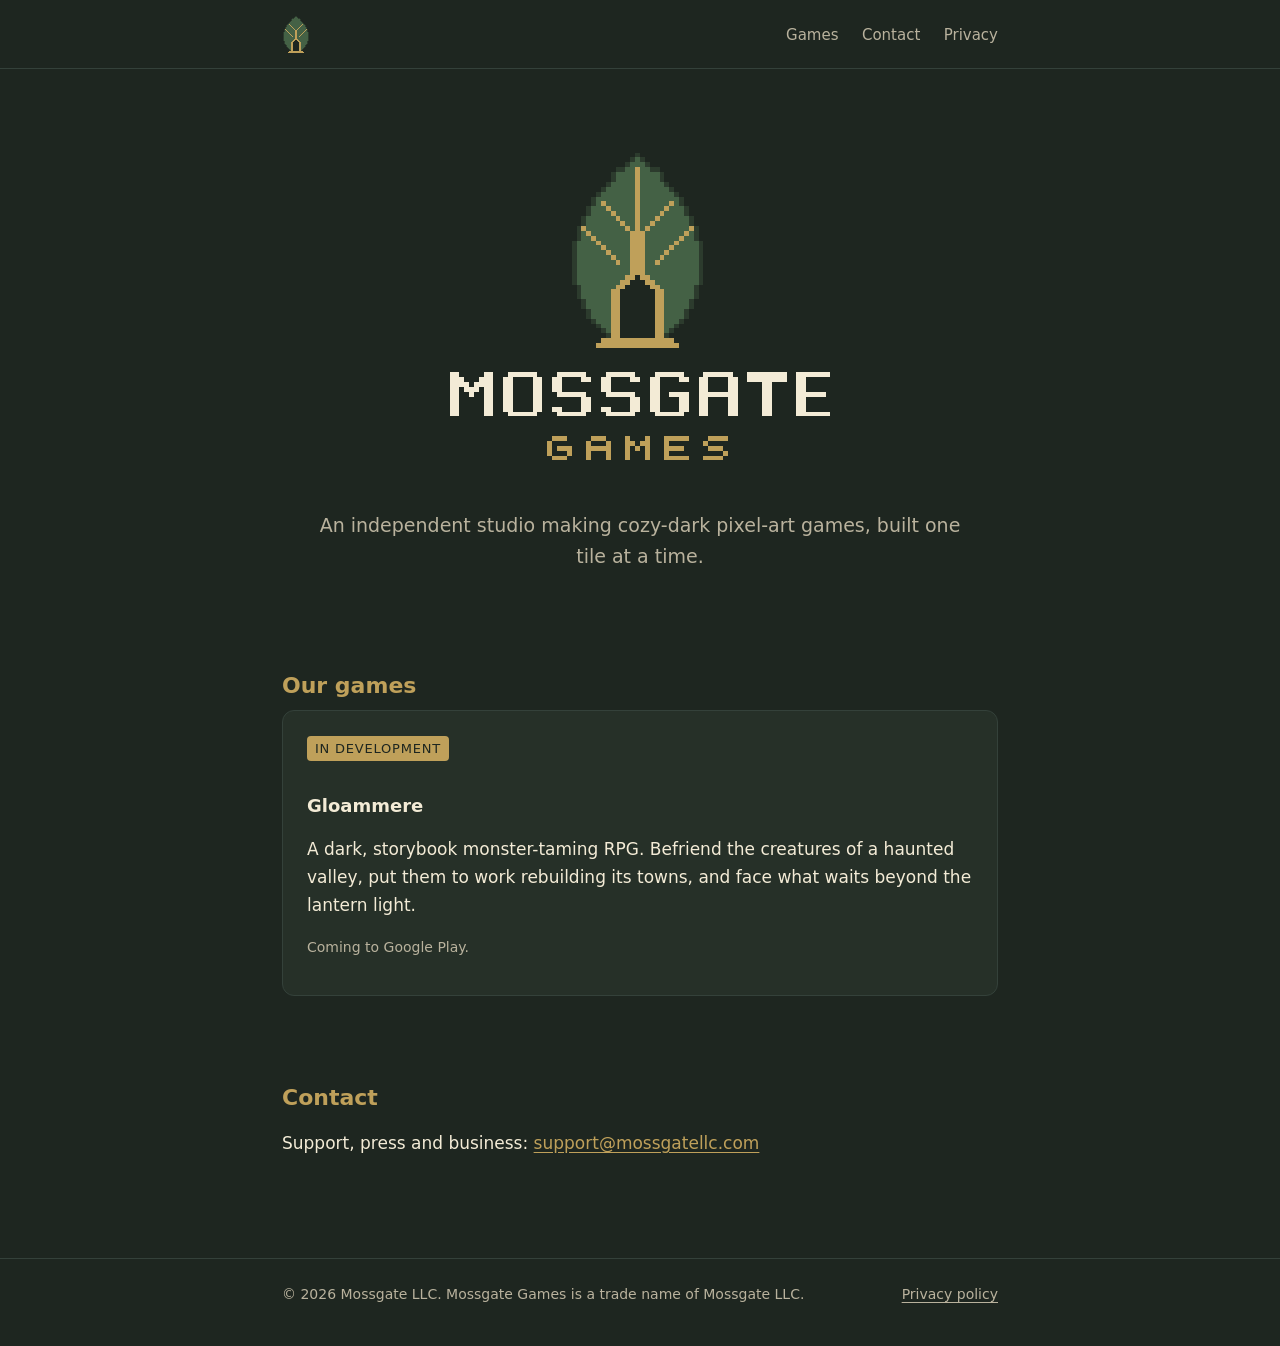
<file: index.html>
<!DOCTYPE html>
<html lang="en">
<head>
  <meta charset="utf-8">
  <meta name="viewport" content="width=device-width, initial-scale=1">
  <title>Mossgate Games</title>
  <meta name="description" content="Mossgate Games is an independent studio making cozy-dark pixel-art games. Our first game, Gloammere, is a monster-taming RPG coming to Google Play.">
  <meta property="og:title" content="Mossgate Games">
  <meta property="og:description" content="Independent studio making cozy-dark pixel-art games. Gloammere is coming to Google Play.">
  <meta property="og:image" content="https://mossgatellc.com/assets/icon-512.png">
  <meta property="og:url" content="https://mossgatellc.com/">
  <meta name="theme-color" content="#1E2620">
  <link rel="icon" type="image/png" href="/favicon.png">
  <link rel="apple-touch-icon" href="/assets/apple-touch-icon.png">
  <link rel="stylesheet" href="/assets/site.css">
</head>
<body>
  <header class="site">
    <div class="wrap">
      <a class="brand" href="/" aria-label="Mossgate Games home"><img class="pixel" src="/assets/mark.svg" alt="Mossgate Games"></a>
      <nav>
        <a href="/#games">Games</a>
        <a href="/#contact">Contact</a>
        <a href="/privacy.html">Privacy</a>
      </nav>
    </div>
  </header>

  <main class="wrap">
    <div class="hero">
      <img class="pixel" src="/assets/logo-stacked.svg" alt="Mossgate Games logo: a leaf with an arched doorway">
      <p>An independent studio making cozy-dark pixel-art games, built one tile at a time.</p>
    </div>

    <section id="games">
      <h2>Our games</h2>
      <div class="card">
        <span class="tag">In development</span>
        <h3>Gloammere</h3>
        <p>A dark, storybook monster-taming RPG. Befriend the creatures of a haunted valley, put them to work rebuilding its towns, and face what waits beyond the lantern light.</p>
        <p class="muted small">Coming to Google Play.</p>
      </div>
    </section>

    <section id="contact">
      <h2>Contact</h2>
      <p>Support, press and business: <a href="mailto:support@mossgatellc.com">support@mossgatellc.com</a></p>
    </section>
  </main>

  <footer class="site">
    <div class="wrap">
      <span>&copy; <span id="y">2026</span> Mossgate LLC. Mossgate Games is a trade name of Mossgate LLC.</span>
      <span><a href="/privacy.html">Privacy policy</a></span>
    </div>
  </footer>
  <script>document.getElementById('y').textContent = new Date().getFullYear();</script>
</body>
</html>
</file>
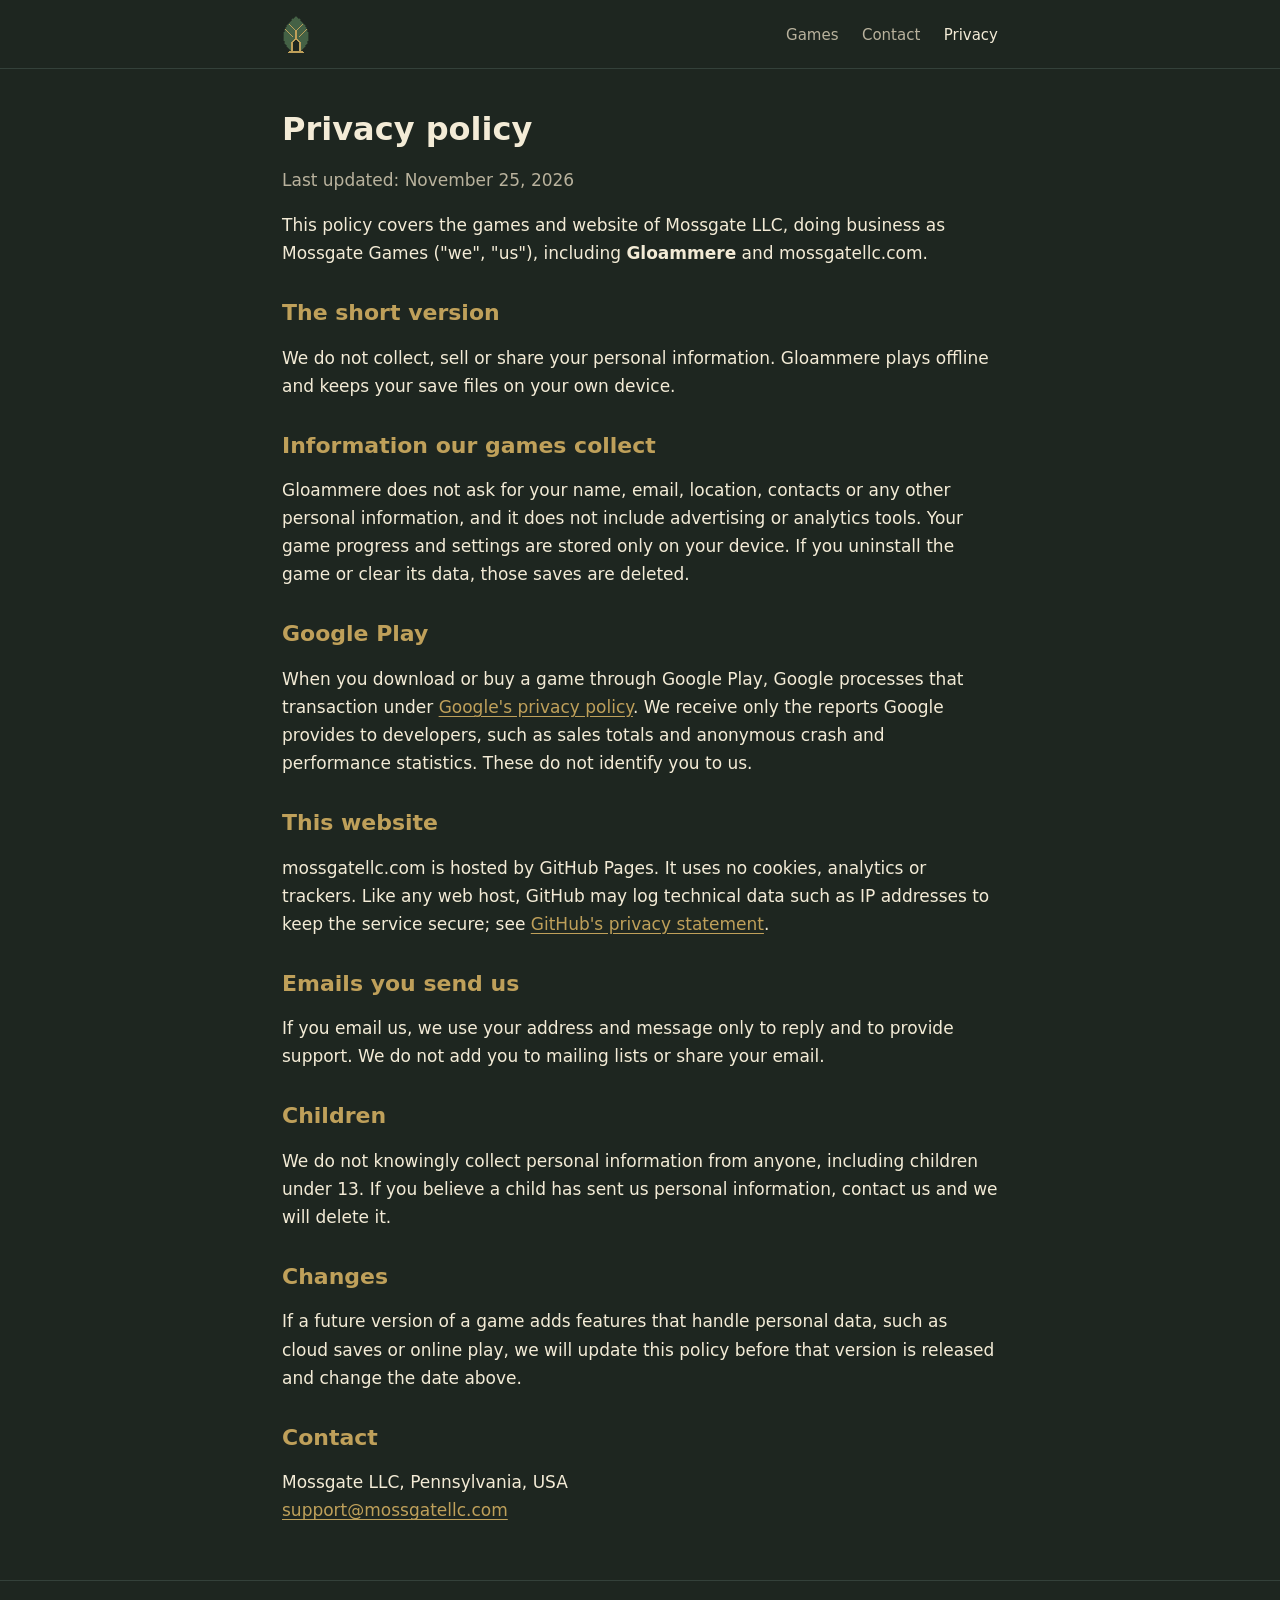
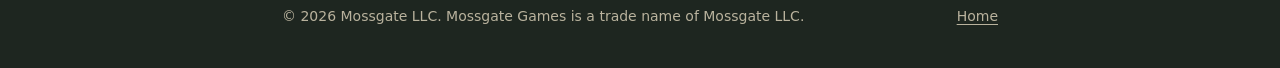
<file: privacy.html>
<!DOCTYPE html>
<html lang="en">
<head>
  <meta charset="utf-8">
  <meta name="viewport" content="width=device-width, initial-scale=1">
  <title>Privacy policy | Mossgate Games</title>
  <meta name="description" content="Privacy policy for Mossgate Games and Gloammere.">
  <meta name="theme-color" content="#1E2620">
  <link rel="icon" type="image/png" href="/favicon.png">
  <link rel="stylesheet" href="/assets/site.css">
</head>
<body>
  <header class="site">
    <div class="wrap">
      <a class="brand" href="/" aria-label="Mossgate Games home"><img class="pixel" src="/assets/mark.svg" alt="Mossgate Games"></a>
      <nav>
        <a href="/#games">Games</a>
        <a href="/#contact">Contact</a>
        <a href="/privacy.html" aria-current="page">Privacy</a>
      </nav>
    </div>
  </header>

  <main class="wrap">
    <h1>Privacy policy</h1>
    <p class="muted">Last updated: November 25, 2026</p>

    <p>This policy covers the games and website of Mossgate LLC, doing business as Mossgate Games ("we", "us"), including <strong>Gloammere</strong> and mossgatellc.com.</p>

    <h2>The short version</h2>
    <p>We do not collect, sell or share your personal information. Gloammere plays offline and keeps your save files on your own device.</p>

    <h2>Information our games collect</h2>
    <p>Gloammere does not ask for your name, email, location, contacts or any other personal information, and it does not include advertising or analytics tools. Your game progress and settings are stored only on your device. If you uninstall the game or clear its data, those saves are deleted.</p>

    <h2>Google Play</h2>
    <p>When you download or buy a game through Google Play, Google processes that transaction under <a href="https://policies.google.com/privacy" rel="noopener">Google's privacy policy</a>. We receive only the reports Google provides to developers, such as sales totals and anonymous crash and performance statistics. These do not identify you to us.</p>

    <h2>This website</h2>
    <p>mossgatellc.com is hosted by GitHub Pages. It uses no cookies, analytics or trackers. Like any web host, GitHub may log technical data such as IP addresses to keep the service secure; see <a href="https://docs.github.com/en/site-policy/privacy-policies/github-general-privacy-statement" rel="noopener">GitHub's privacy statement</a>.</p>

    <h2>Emails you send us</h2>
    <p>If you email us, we use your address and message only to reply and to provide support. We do not add you to mailing lists or share your email.</p>

    <h2>Children</h2>
    <p>We do not knowingly collect personal information from anyone, including children under 13. If you believe a child has sent us personal information, contact us and we will delete it.</p>

    <h2>Changes</h2>
    <p>If a future version of a game adds features that handle personal data, such as cloud saves or online play, we will update this policy before that version is released and change the date above.</p>

    <h2>Contact</h2>
    <p>Mossgate LLC, Pennsylvania, USA<br>
    <a href="mailto:support@mossgatellc.com">support@mossgatellc.com</a></p>
  </main>

  <footer class="site">
    <div class="wrap">
      <span>&copy; 2026 Mossgate LLC. Mossgate Games is a trade name of Mossgate LLC.</span>
      <span><a href="/">Home</a></span>
    </div>
  </footer>
</body>
</html>
</file>
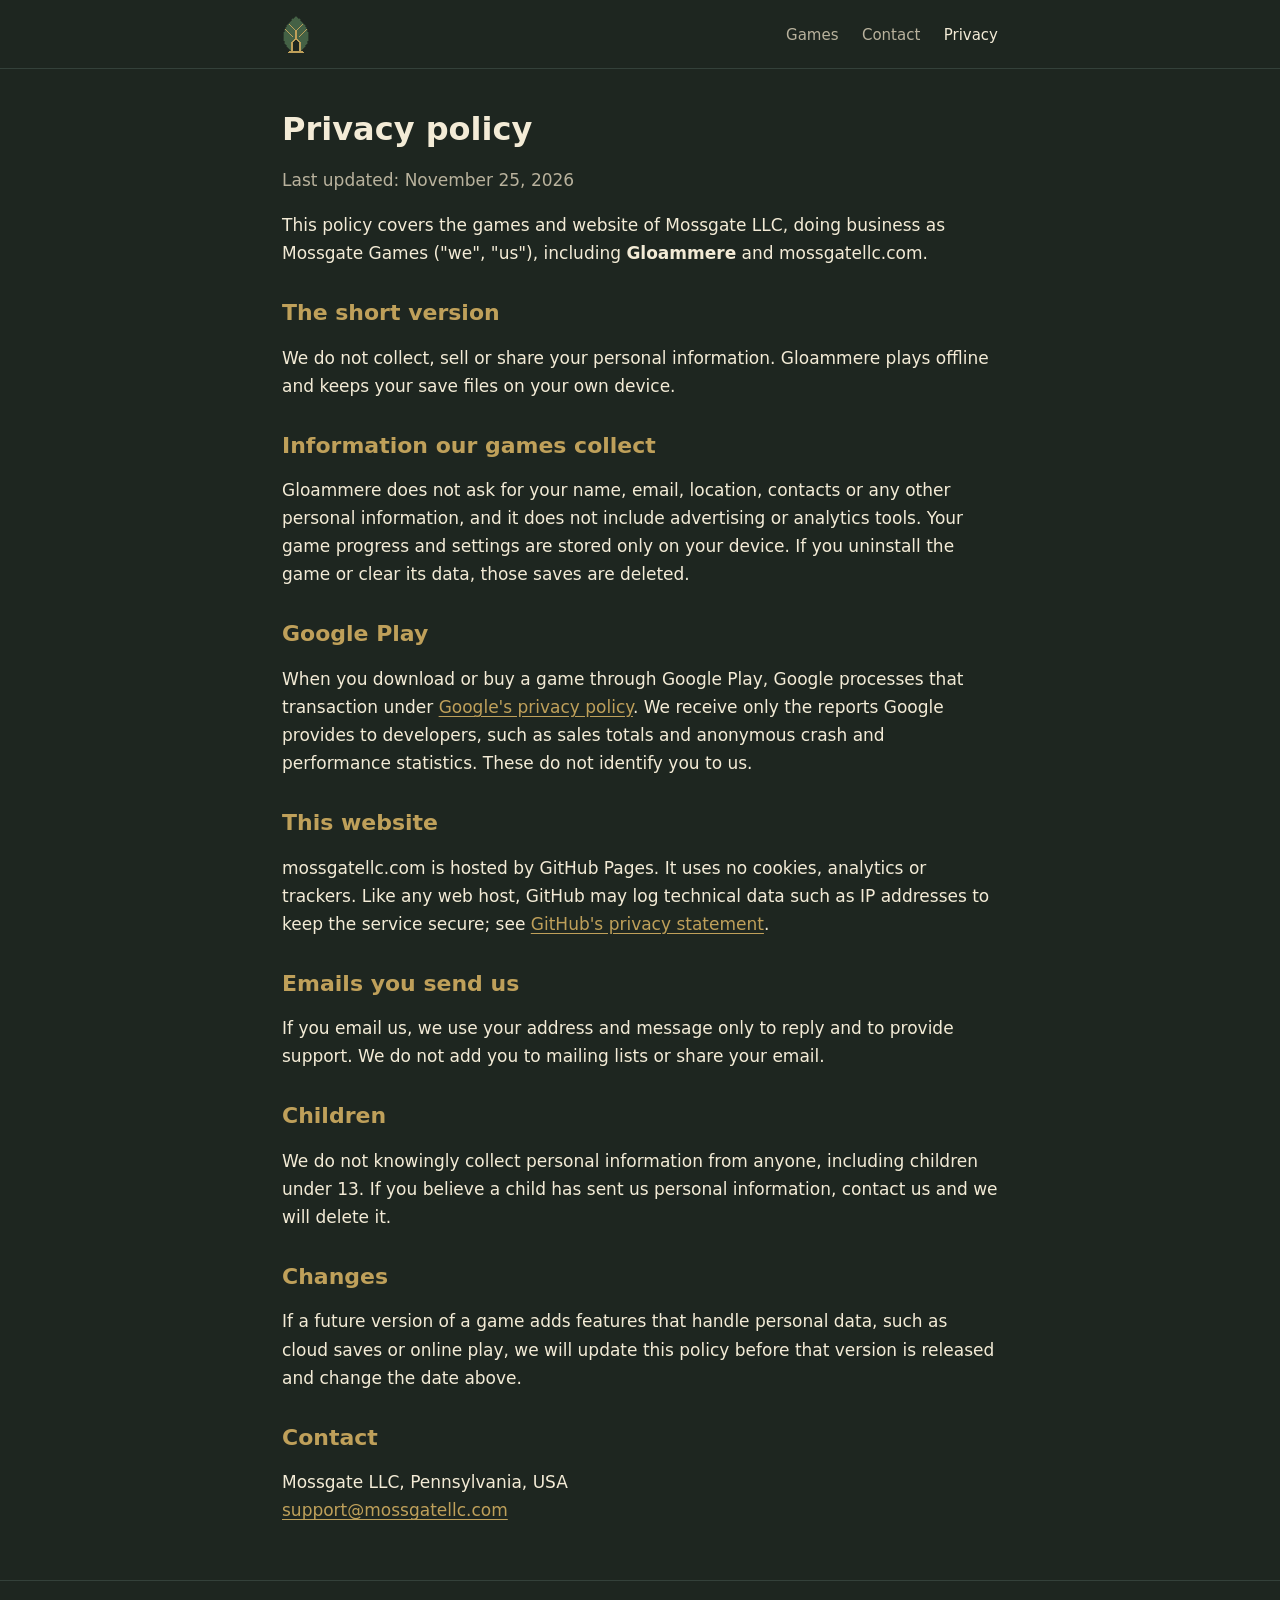
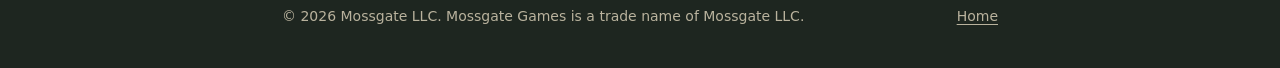
<file: docs/privacy.html>
<!DOCTYPE html>
<html lang="en">
<head>
  <meta charset="utf-8">
  <meta name="viewport" content="width=device-width, initial-scale=1">
  <title>Privacy policy | Mossgate Games</title>
  <meta name="description" content="Privacy policy for Mossgate Games and Gloammere.">
  <meta name="theme-color" content="#1E2620">
  <link rel="icon" type="image/png" href="/favicon.png">
  <link rel="stylesheet" href="/assets/site.css">
</head>
<body>
  <header class="site">
    <div class="wrap">
      <a class="brand" href="/" aria-label="Mossgate Games home"><img class="pixel" src="/assets/mark.svg" alt="Mossgate Games"></a>
      <nav>
        <a href="/games.html">Games</a>
        <a href="/#contact">Contact</a>
        <a href="/privacy.html" aria-current="page">Privacy</a>
      </nav>
    </div>
  </header>

  <main class="wrap">
    <h1>Privacy policy</h1>
    <p class="muted">Last updated: November 25, 2026</p>

    <p>This policy covers the games and website of Mossgate LLC, doing business as Mossgate Games ("we", "us"), including <strong>Gloammere</strong> and mossgatellc.com.</p>

    <h2>The short version</h2>
    <p>We do not collect, sell or share your personal information. Gloammere plays offline and keeps your save files on your own device.</p>

    <h2>Information our games collect</h2>
    <p>Gloammere does not ask for your name, email, location, contacts or any other personal information, and it does not include advertising or analytics tools. Your game progress and settings are stored only on your device. If you uninstall the game or clear its data, those saves are deleted.</p>

    <h2>Google Play</h2>
    <p>When you download or buy a game through Google Play, Google processes that transaction under <a href="https://policies.google.com/privacy" rel="noopener">Google's privacy policy</a>. We receive only the reports Google provides to developers, such as sales totals and anonymous crash and performance statistics. These do not identify you to us.</p>

    <h2>This website</h2>
    <p>mossgatellc.com is hosted by GitHub Pages. It uses no cookies, analytics or trackers. Like any web host, GitHub may log technical data such as IP addresses to keep the service secure; see <a href="https://docs.github.com/en/site-policy/privacy-policies/github-general-privacy-statement" rel="noopener">GitHub's privacy statement</a>.</p>

    <h2>Emails you send us</h2>
    <p>If you email us, we use your address and message only to reply and to provide support. We do not add you to mailing lists or share your email.</p>

    <h2>Children</h2>
    <p>We do not knowingly collect personal information from anyone, including children under 13. If you believe a child has sent us personal information, contact us and we will delete it.</p>

    <h2>Changes</h2>
    <p>If a future version of a game adds features that handle personal data, such as cloud saves or online play, we will update this policy before that version is released and change the date above.</p>

    <h2>Contact</h2>
    <p>Mossgate LLC, Pennsylvania, USA<br>
    <a href="mailto:support@mossgatellc.com">support@mossgatellc.com</a></p>
  </main>

  <footer class="site">
    <div class="wrap">
      <span>&copy; 2026 Mossgate LLC. Mossgate Games is a trade name of Mossgate LLC.</span>
      <span><a href="/">Home</a></span>
    </div>
  </footer>
</body>
</html>
</file>
<file: assets/site.css>
:root {
  --bg: #1E2620;
  --panel: #263028;
  --line: #34413a;
  --text: #F3EBD6;
  --muted: #b9b29d;
  --gold: #BFA05A;
  --green: #6f9a6f;
  --max: 760px;
  color-scheme: dark;
}
* { box-sizing: border-box; }
html { -webkit-text-size-adjust: 100%; }
body {
  margin: 0;
  background: var(--bg);
  color: var(--text);
  font: 17px/1.65 system-ui, -apple-system, "Segoe UI", Roboto, Helvetica, Arial, sans-serif;
}
img.pixel { image-rendering: pixelated; image-rendering: crisp-edges; }
a { color: var(--gold); text-underline-offset: 3px; }
a:hover { color: var(--text); }
.wrap { max-width: var(--max); margin: 0 auto; padding: 0 22px; }

header.site { border-bottom: 1px solid var(--line); }
header.site .wrap { display: flex; align-items: center; justify-content: space-between; gap: 16px; padding-top: 14px; padding-bottom: 14px; }
header.site .brand img { height: 40px; width: auto; display: block; }
nav a { color: var(--muted); text-decoration: none; margin-left: 18px; font-size: 15px; }
nav a:hover, nav a[aria-current="page"] { color: var(--text); }

.hero { text-align: center; padding: 64px 0 40px; }
.hero img { width: min(420px, 82vw); height: auto; }
.hero p { color: var(--muted); font-size: 19px; margin: 22px auto 0; max-width: 34em; }

section { padding: 28px 0; }
h1, h2, h3 { line-height: 1.25; font-weight: 600; }
h1 { font-size: 32px; margin: 40px 0 8px; }
h2 { font-size: 22px; margin: 32px 0 10px; color: var(--gold); }
h3 { font-size: 18px; margin: 24px 0 6px; }

.card {
  background: var(--panel);
  border: 1px solid var(--line);
  border-radius: 12px;
  padding: 22px 24px;
}
.card .tag {
  display: inline-block; font-size: 13px; letter-spacing: .06em; text-transform: uppercase;
  color: var(--bg); background: var(--gold); border-radius: 4px; padding: 2px 8px; margin-bottom: 10px;
}
.muted { color: var(--muted); }
.small { font-size: 14px; }

footer.site { border-top: 1px solid var(--line); margin-top: 56px; padding: 24px 0 40px; color: var(--muted); font-size: 14px; }
footer.site .wrap { display: flex; flex-wrap: wrap; gap: 8px 20px; justify-content: space-between; }
footer.site a { color: var(--muted); }

@media (max-width: 520px) {
  header.site .brand img { height: 32px; }
  nav a { margin-left: 12px; }
  h1 { font-size: 27px; }
}
</file>
